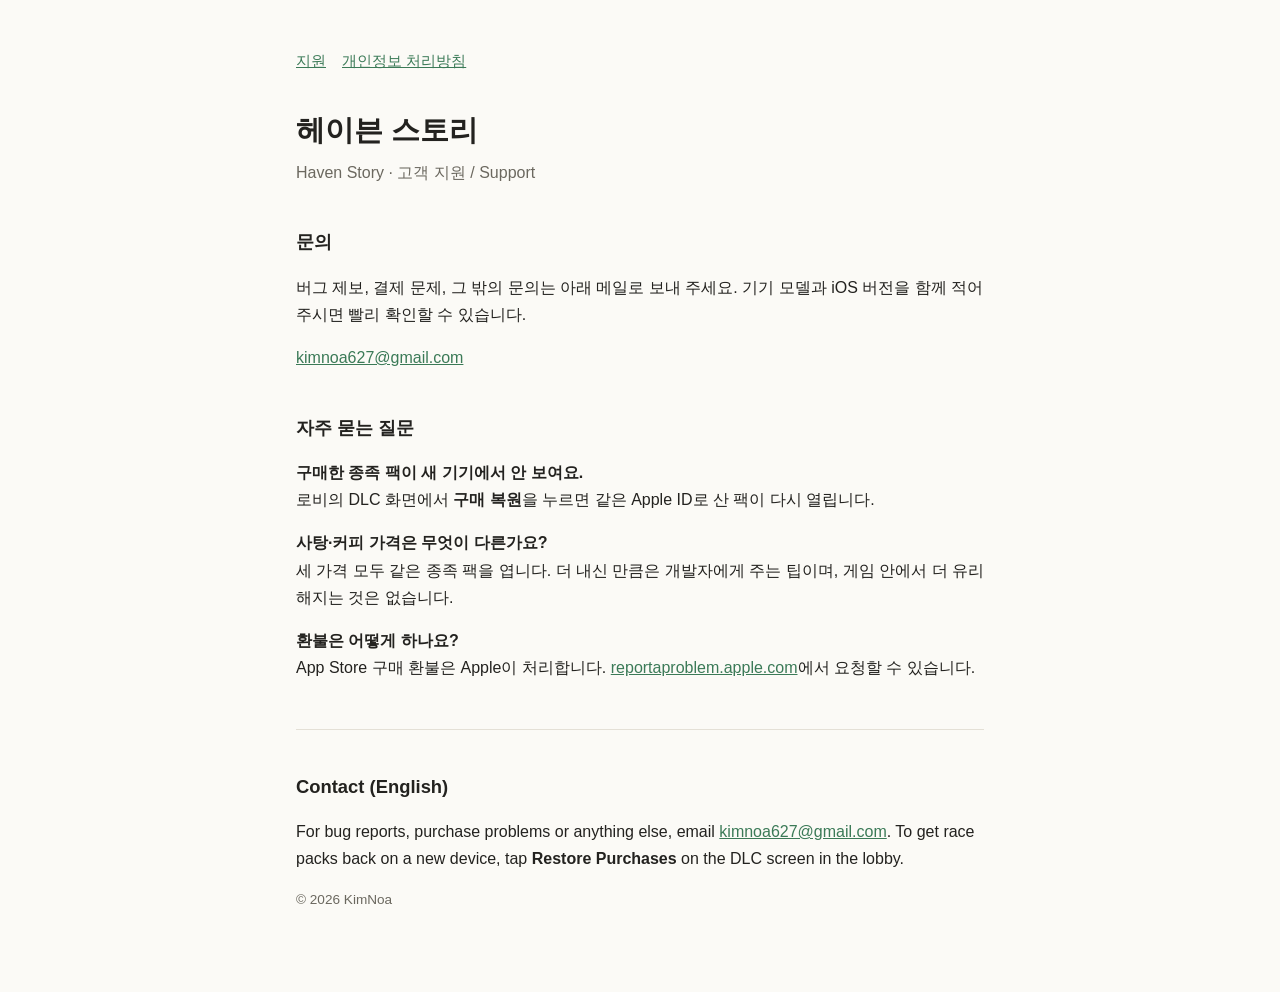
<file: index.html>
<!doctype html><html lang="ko"><head><meta charset="utf-8"><meta name="viewport" content="width=device-width,initial-scale=1">
<title>헤이븐 스토리 지원</title><link rel="stylesheet" href="style.css"></head><body><main>
<nav><a href="./">지원</a><a href="privacy.html">개인정보 처리방침</a></nav>
<h1>헤이븐 스토리</h1><p class="sub">Haven Story · 고객 지원 / Support</p>
<h2>문의</h2>
<p>버그 제보, 결제 문제, 그 밖의 문의는 아래 메일로 보내 주세요. 기기 모델과 iOS 버전을 함께 적어 주시면 빨리 확인할 수 있습니다.</p>
<p><a href="mailto:kimnoa627@gmail.com">kimnoa627@gmail.com</a></p>
<h2>자주 묻는 질문</h2>
<p><b>구매한 종족 팩이 새 기기에서 안 보여요.</b><br>로비의 DLC 화면에서 <b>구매 복원</b>을 누르면 같은 Apple ID로 산 팩이 다시 열립니다.</p>
<p><b>사탕·커피 가격은 무엇이 다른가요?</b><br>세 가격 모두 같은 종족 팩을 엽니다. 더 내신 만큼은 개발자에게 주는 팁이며, 게임 안에서 더 유리해지는 것은 없습니다.</p>
<p><b>환불은 어떻게 하나요?</b><br>App Store 구매 환불은 Apple이 처리합니다. <a href="https://reportaproblem.apple.com">reportaproblem.apple.com</a>에서 요청할 수 있습니다.</p>
<hr lang="en"><h2>Contact (English)</h2>
<p>For bug reports, purchase problems or anything else, email <a href="mailto:kimnoa627@gmail.com">kimnoa627@gmail.com</a>. To get race packs back on a new device, tap <b>Restore Purchases</b> on the DLC screen in the lobby.</p>
<footer>© 2026 KimNoa</footer></main></body></html>
</file>
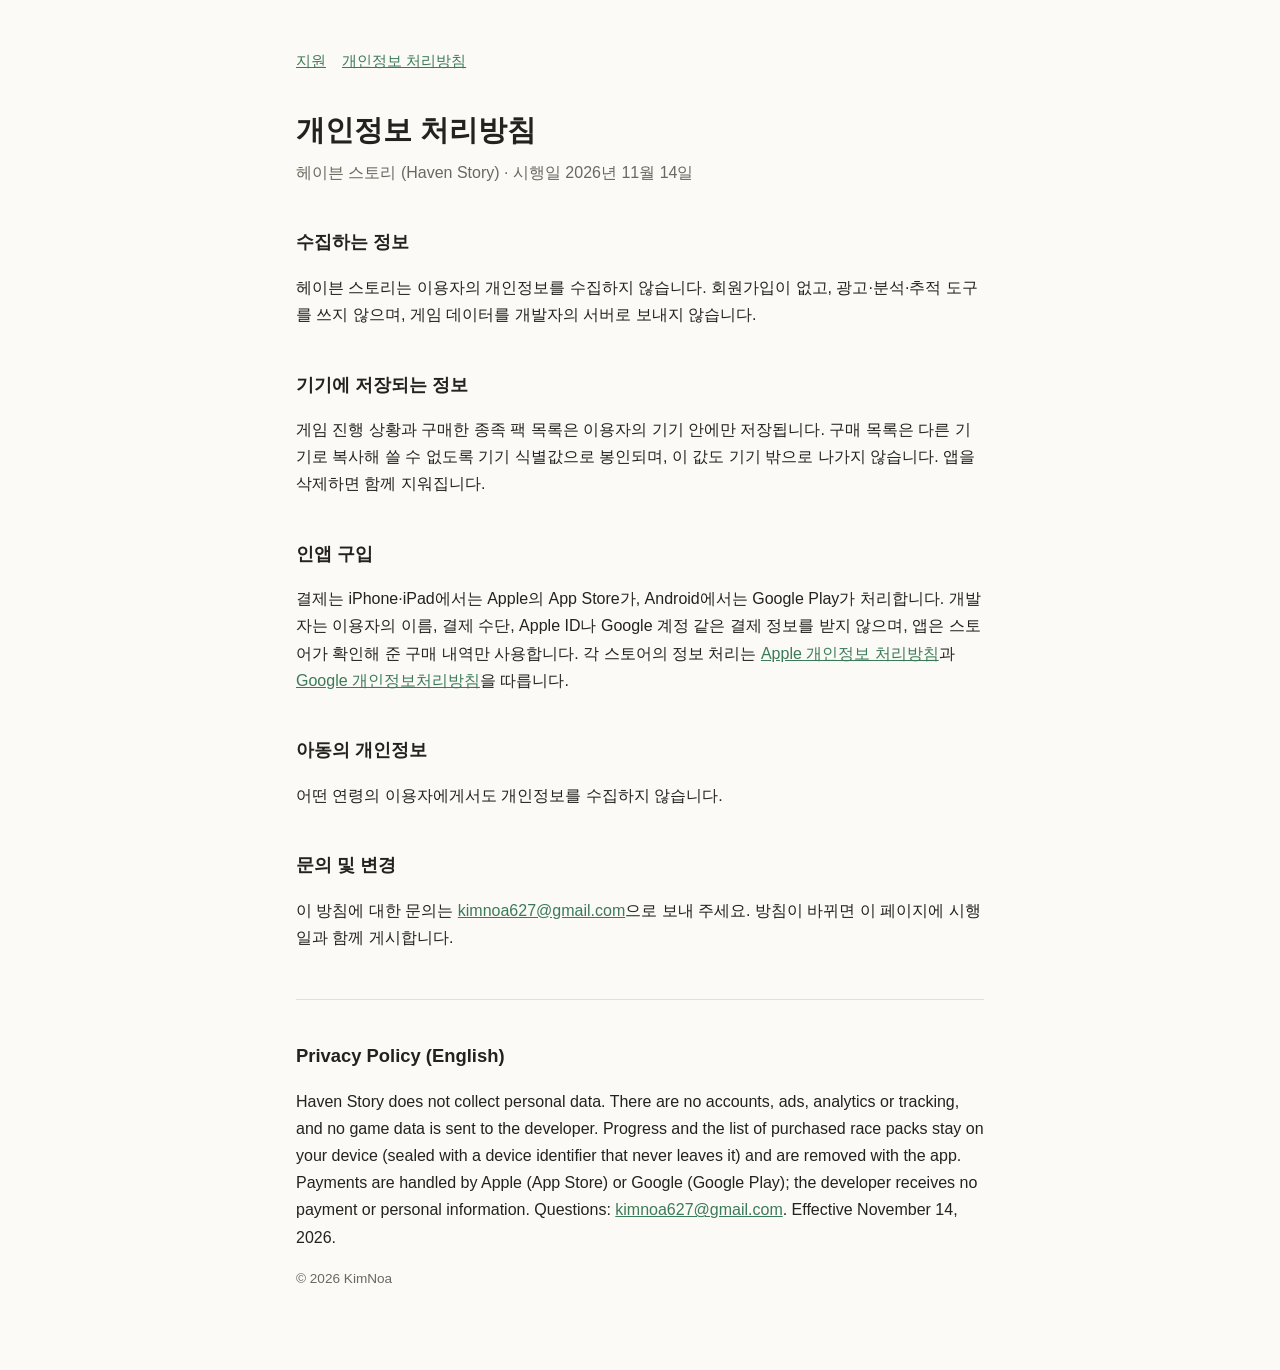
<file: privacy.html>
<!doctype html><html lang="ko"><head><meta charset="utf-8"><meta name="viewport" content="width=device-width,initial-scale=1">
<title>헤이븐 스토리 개인정보</title><link rel="stylesheet" href="style.css"></head><body><main>
<nav><a href="./">지원</a><a href="privacy.html">개인정보 처리방침</a></nav>
<h1>개인정보 처리방침</h1><p class="sub">헤이븐 스토리 (Haven Story) · 시행일 2026년 11월 14일</p>
<h2>수집하는 정보</h2>
<p>헤이븐 스토리는 이용자의 개인정보를 수집하지 않습니다. 회원가입이 없고, 광고·분석·추적 도구를 쓰지 않으며, 게임 데이터를 개발자의 서버로 보내지 않습니다.</p>
<h2>기기에 저장되는 정보</h2>
<p>게임 진행 상황과 구매한 종족 팩 목록은 이용자의 기기 안에만 저장됩니다. 구매 목록은 다른 기기로 복사해 쓸 수 없도록 기기 식별값으로 봉인되며, 이 값도 기기 밖으로 나가지 않습니다. 앱을 삭제하면 함께 지워집니다.</p>
<h2>인앱 구입</h2>
<p>결제는 iPhone·iPad에서는 Apple의 App Store가, Android에서는 Google Play가 처리합니다. 개발자는 이용자의 이름, 결제 수단, Apple ID나 Google 계정 같은 결제 정보를 받지 않으며, 앱은 스토어가 확인해 준 구매 내역만 사용합니다. 각 스토어의 정보 처리는 <a href="https://www.apple.com/kr/legal/privacy/">Apple 개인정보 처리방침</a>과 <a href="https://policies.google.com/privacy?hl=ko">Google 개인정보처리방침</a>을 따릅니다.</p>
<h2>아동의 개인정보</h2>
<p>어떤 연령의 이용자에게서도 개인정보를 수집하지 않습니다.</p>
<h2>문의 및 변경</h2>
<p>이 방침에 대한 문의는 <a href="mailto:kimnoa627@gmail.com">kimnoa627@gmail.com</a>으로 보내 주세요. 방침이 바뀌면 이 페이지에 시행일과 함께 게시합니다.</p>
<hr lang="en"><h2>Privacy Policy (English)</h2>
<p>Haven Story does not collect personal data. There are no accounts, ads, analytics or tracking, and no game data is sent to the developer. Progress and the list of purchased race packs stay on your device (sealed with a device identifier that never leaves it) and are removed with the app. Payments are handled by Apple (App Store) or Google (Google Play); the developer receives no payment or personal information. Questions: <a href="mailto:kimnoa627@gmail.com">kimnoa627@gmail.com</a>. Effective November 14, 2026.</p>
<footer>© 2026 KimNoa</footer></main></body></html>
</file>
<file: style.css>
:root{--bg:#fbfaf6;--fg:#23221f;--muted:#6b685f;--accent:#3b7a57;--line:#e4e0d6}
@media (prefers-color-scheme:dark){:root{--bg:#18191a;--fg:#ecebe6;--muted:#a19e95;--accent:#7cc39a;--line:#2f3032}}
*{box-sizing:border-box}body{margin:0;background:var(--bg);color:var(--fg);font:16px/1.7 -apple-system,BlinkMacSystemFont,"Apple SD Gothic Neo","Noto Sans KR",sans-serif}
main{max-width:720px;margin:0 auto;padding:48px 16px 80px}h1{font-size:1.8rem;margin:0 0 4px}h2{font-size:1.15rem;margin:2.2em 0 .4em}
.sub{color:var(--muted);margin:0 0 2em}a{color:var(--accent)}nav{display:flex;gap:16px;margin-bottom:32px;font-size:.95rem}
hr{border:0;border-top:1px solid var(--line);margin:3em 0 1.5em}footer{color:var(--muted);font-size:.85rem}ul{padding-left:1.2em}
</file>
